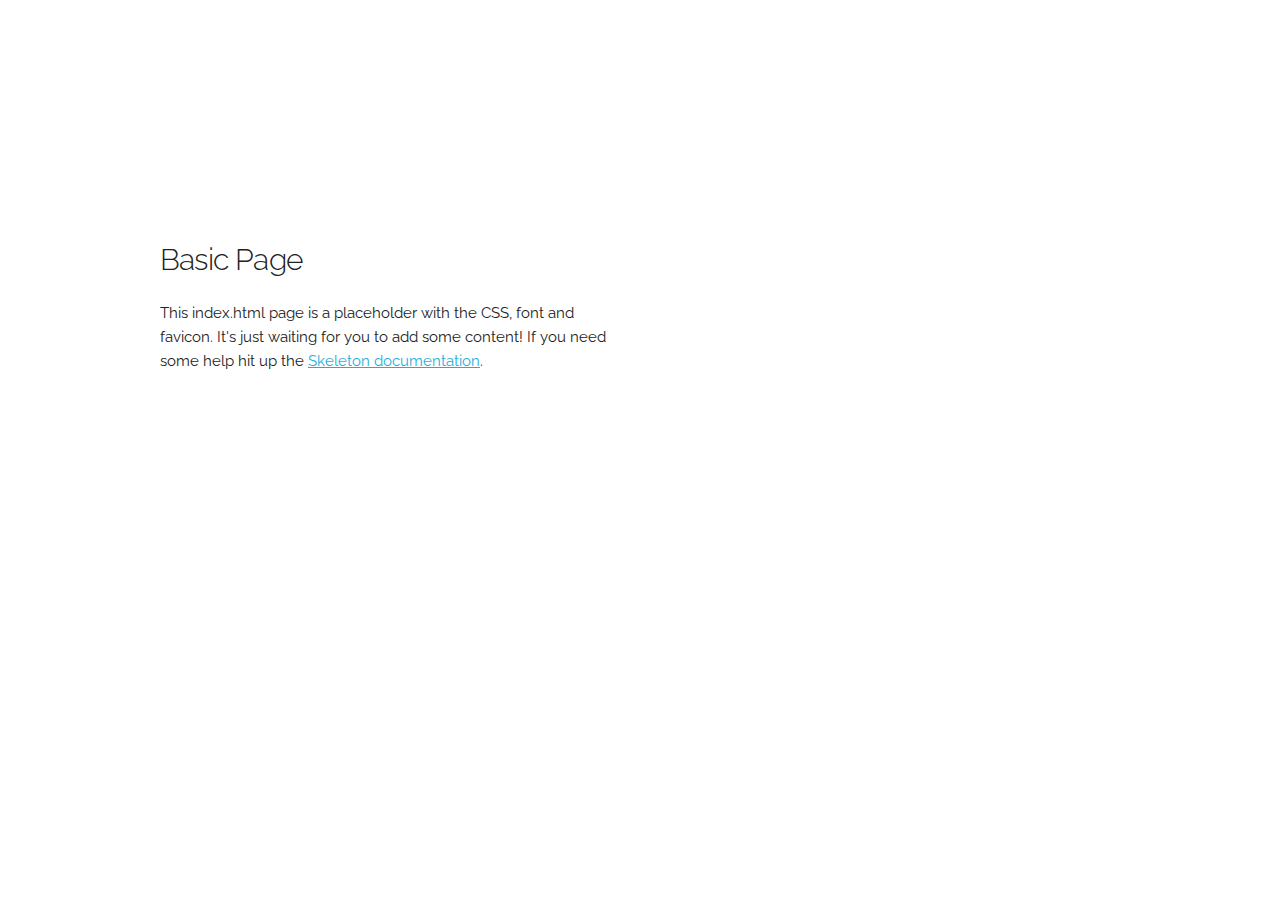
<file: css/Skeleton-2.0.4/index.html>
<!DOCTYPE html>
<html lang="en">
<head>

  <!-- Basic Page Needs
  –––––––––––––––––––––––––––––––––––––––––––––––––– -->
  <meta charset="utf-8">
  <title>Your page title here :)</title>
  <meta name="description" content="">
  <meta name="author" content="">

  <!-- Mobile Specific Metas
  –––––––––––––––––––––––––––––––––––––––––––––––––– -->
  <meta name="viewport" content="width=device-width, initial-scale=1">

  <!-- FONT
  –––––––––––––––––––––––––––––––––––––––––––––––––– -->
  <link href="//fonts.googleapis.com/css?family=Raleway:400,300,600" rel="stylesheet" type="text/css">

  <!-- CSS
  –––––––––––––––––––––––––––––––––––––––––––––––––– -->
  <link rel="stylesheet" href="css/normalize.css">
  <link rel="stylesheet" href="css/skeleton.css">

  <!-- Favicon
  –––––––––––––––––––––––––––––––––––––––––––––––––– -->
  <link rel="icon" type="image/png" href="images/favicon.png">

</head>
<body>

  <!-- Primary Page Layout
  –––––––––––––––––––––––––––––––––––––––––––––––––– -->
  <div class="container">
    <div class="row">
      <div class="one-half column" style="margin-top: 25%">
        <h4>Basic Page</h4>
        <p>This index.html page is a placeholder with the CSS, font and favicon. It's just waiting for you to add some content! If you need some help hit up the <a href="http://www.getskeleton.com">Skeleton documentation</a>.</p>
      </div>
    </div>
  </div>

<!-- End Document
  –––––––––––––––––––––––––––––––––––––––––––––––––– -->
</body>
</html>
</file>
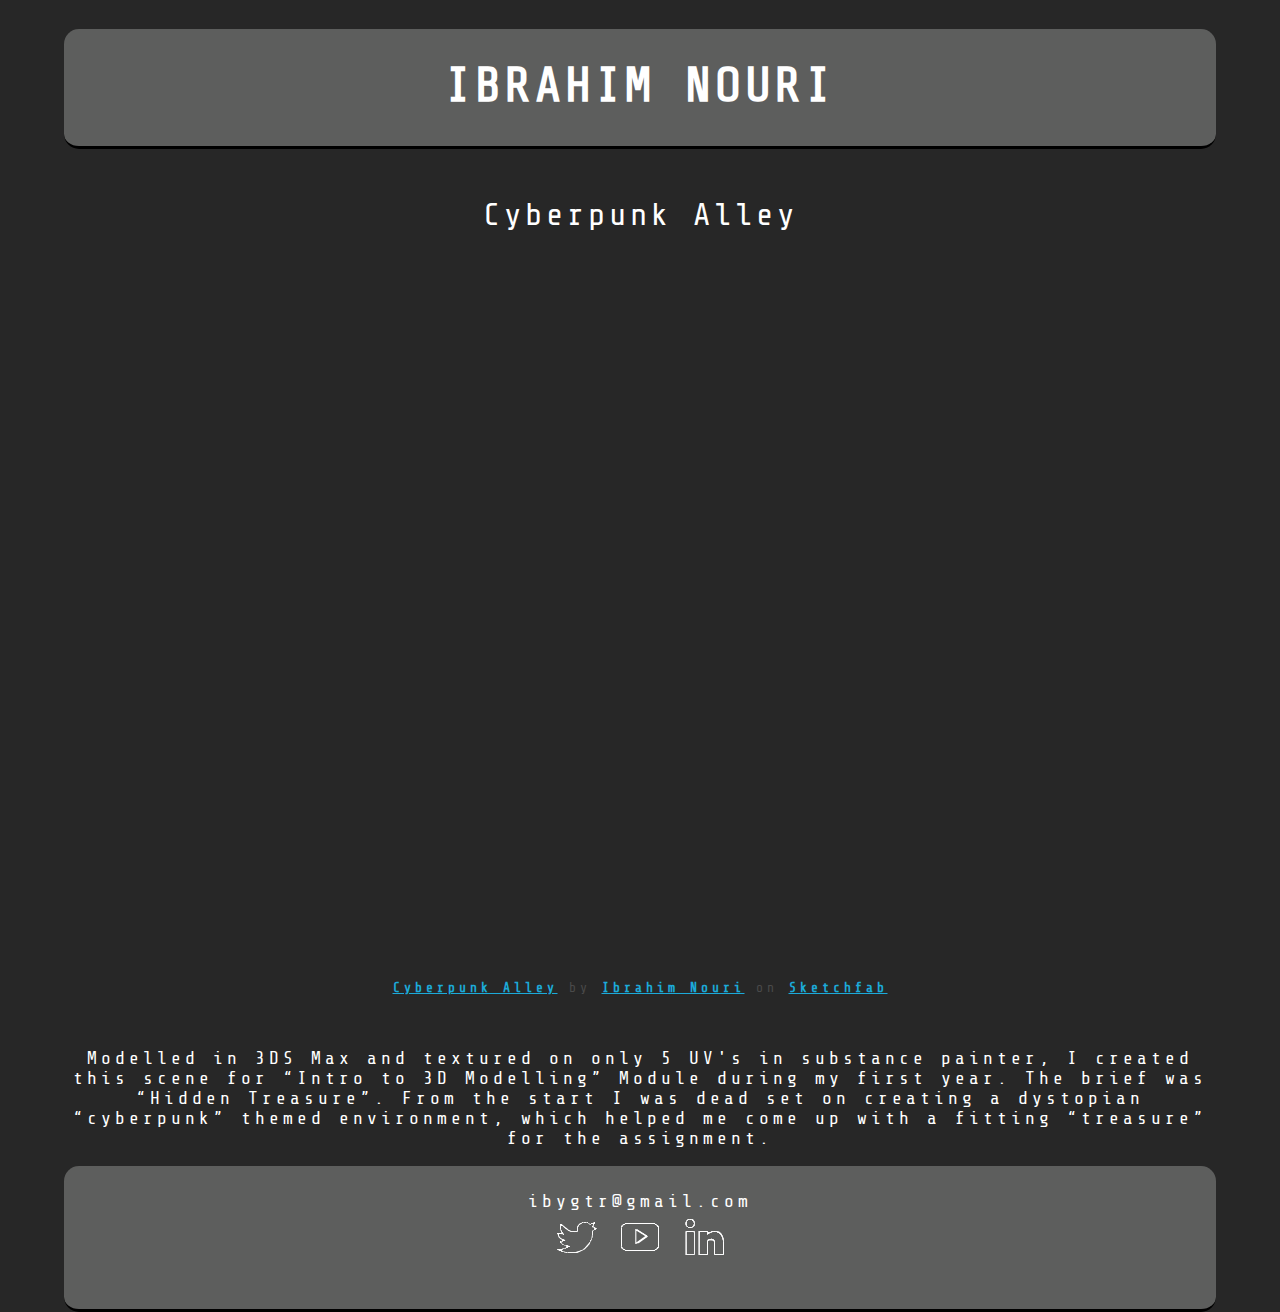
<file: alley.html>
<!doctype html>
<html>
<head>
<link href="https://fonts.googleapis.com/css?family=Share+Tech+Mono&display=swap" rel="stylesheet">
<meta charset="utf-8">
<meta http-equiv="X-UA-Compatible" content="IE=edge">
<meta name="viewport" content="width=device-width, initial-scale=1">
<title>Cyberpunk Alley</title>
<link href="css/simpleGridTemplate.css" rel="stylesheet" type="text/css">
<link href="css/imageResizer.css" rel="stylesheet" type="text/css">
<style type="text/css">
body {
	<!--background-color: #272727;-->
}
body,td,th {
	font-family: 'Share Tech Mono', monospace;
	font-style: normal;
	font-weight: 400;
	font-size: 18px;
}
</style>
<!--The following script tag downloads a font from the Adobe Edge Web Fonts server for use within the web page. We recommend that you do not modify it.-->
<script>var __adobewebfontsappname__="dreamweaver"</script>
<!--<script src="http://use.edgefonts.net/share-regular:n4:default.js" type="text/javascript"></script>-->

</head>
<body>
<!-- Main Container -->
<div class="container"> 
  <!-- Header -->
  <header class="header">
    <h4 class="logo"><a href="index.html" style="text-decoration:none"><font size = "+4" style="color: #FFFFFF">IBRAHIM NOURI</font></a></h4>
  </header>
  <!-- Hero Section -->
	<div class="column">
      <p><font size = "+3" class="hero_header">Cyberpunk Alley</font></p>
    </div>
  <section class="hero_header">
     <div class="sketchfab-embed-wrapper">
    <iframe title="A 3D model" width="75%" height="720" src="https://sketchfab.com/models/f84ac6b795e84c0d94d3411ec02ffb50/embed" frameborder="0" allow="autoplay; fullscreen; vr" mozallowfullscreen="true" webkitallowfullscreen="true"></iframe>

<p style="font-size: 13px; font-weight: normal; margin: 5px; color: #4A4A4A;">
    <a href="https://sketchfab.com/3d-models/cyberpunk-alley-f84ac6b795e84c0d94d3411ec02ffb50?utm_medium=embed&utm_source=website&utm_campaign=share-popup" target="_blank" style="font-weight: bold; color: #1CAAD9;">Cyberpunk Alley</a>
    by <a href="https://sketchfab.com/ibygtr?utm_medium=embed&utm_source=website&utm_campaign=share-popup" target="_blank" style="font-weight: bold; color: #1CAAD9;">Ibrahim Nouri</a>
    on <a href="https://sketchfab.com?utm_medium=embed&utm_source=website&utm_campaign=share-popup" target="_blank" style="font-weight: bold; color: #1CAAD9;">Sketchfab</a>
</p>
</div>
    <div class="column">
      <p><font size = "+1" class="hero_header">Modelled in 3DS Max and textured on only 5 UV's in substance painter, I created this scene for “Intro to 3D Modelling” Module during my first year. The brief was “Hidden Treasure”. From the start I was dead set on creating a dystopian “cyberpunk” themed environment, which helped me come up with a fitting “treasure” for the assignment.</font></p>
    </div>
  </section>
  <!-- Stats Gallery Section -->

  <!-- Footer Section -->
  <footer id="contact">
    <p class="hero_header">ibygtr@gmail.com</p>
    	<a href="https://twitter.com/ibynouri"><img src="images\Index\tl.png" alt="" width="54" height="54" class=""></a>
		<a href="https://www.youtube.com/channel/UCn9wmeyy3Or0uhLxrihJpBQ"><img src="images\Index\yl.png" alt="" width="54" height="54" class=""></a>
		<a href="https://www.linkedin.com/in/ibrahim-nouri/"><img src="images\Index\ll.png" alt="" width="54" height="54" class=""></a>
  </footer>
  <!-- Copyrights Section -->
  <!-- //<div class="copyright">&copy;2019 - <strong>Ibrahim Nouri</strong></div> -->
</div>
<!-- Main Container Ends -->
</body>
</html>
</file>
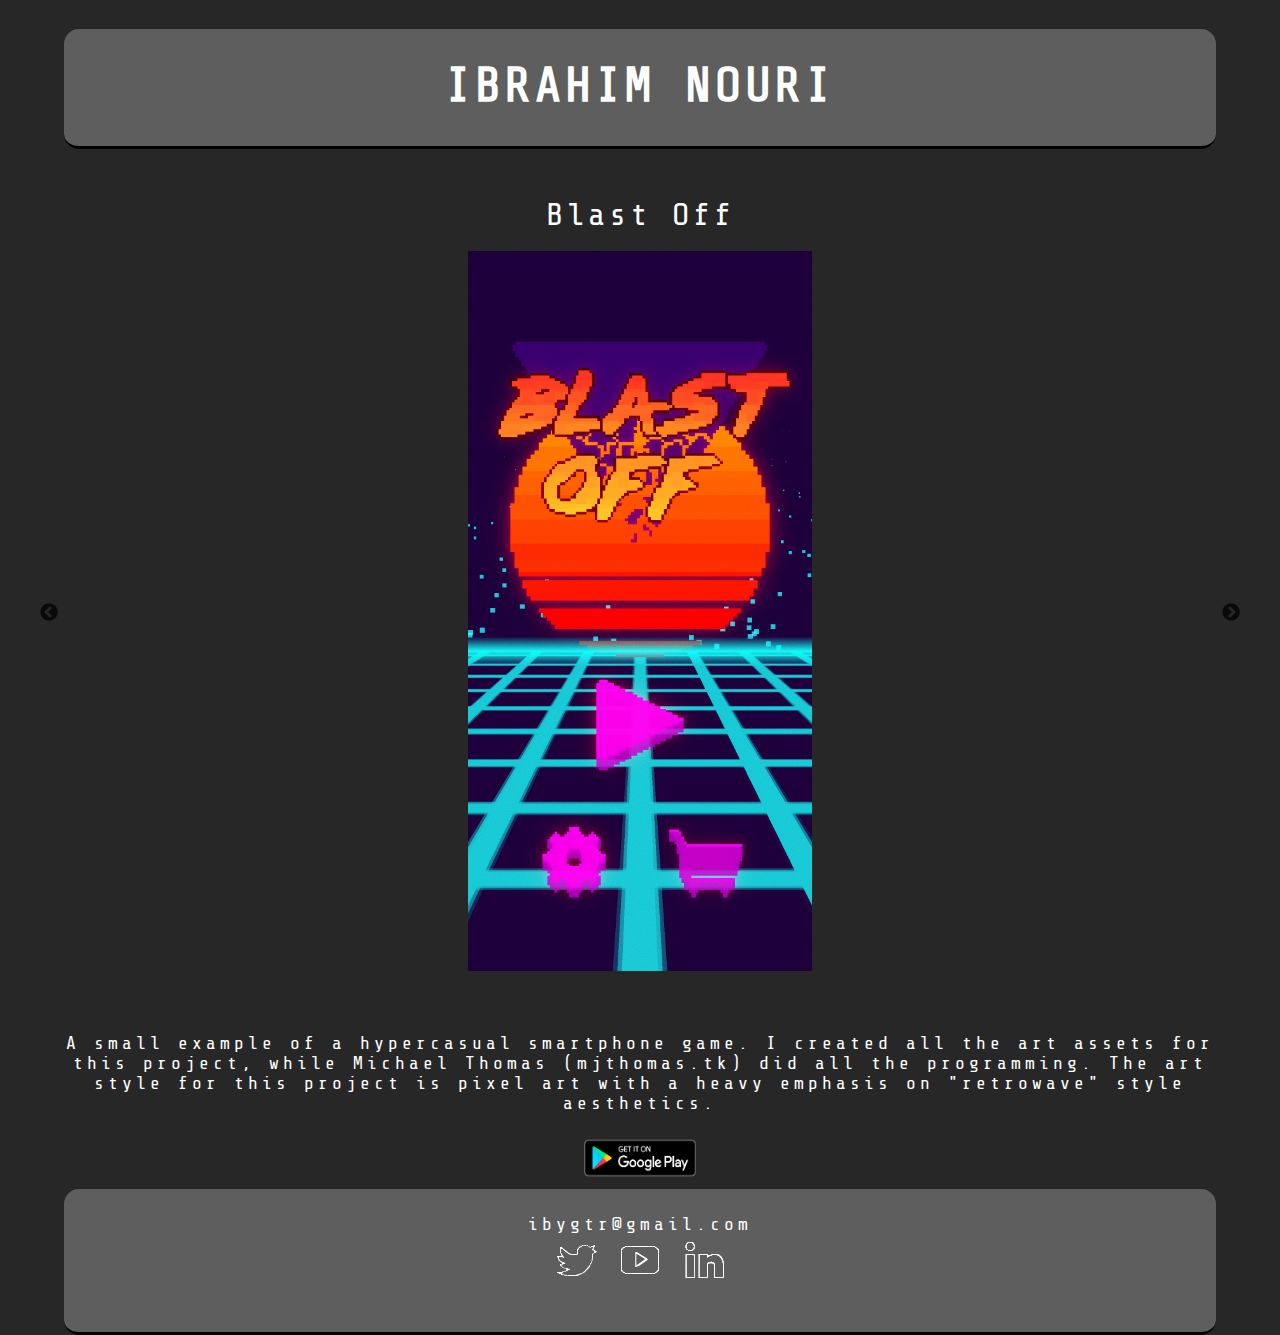
<file: blast.html>
<!doctype html>
<html>
<head>
<link href="https://fonts.googleapis.com/css?family=Share+Tech+Mono&display=swap" rel="stylesheet">
<meta charset="utf-8">
<meta http-equiv="X-UA-Compatible" content="IE=edge">
<meta name="viewport" content="width=device-width, initial-scale=1">
<title>Blast Off</title>
<link href="css/simpleGridTemplate.css" rel="stylesheet" type="text/css">
<link href="css/imageResizer.css" rel="stylesheet" type="text/css">
<link rel="stylesheet" type="text/css" href="slick-1.8.1/slick/slick.css"/>
<link rel="stylesheet" type="text/css" href="slick-1.8.1/slick/slick-theme.css"/>
<style type="text/css">
body {
	<!--background-color: #272727;-->
}
body,td,th {
	font-family: 'Share Tech Mono', monospace;
	font-style: normal;
	font-weight: 400;
	font-size: 18px;
}
	    * {
      box-sizing: border-box;
    }
    .slider {
        width: 100%;
        margin: 10px auto;
    }
    .slick-slide {
      margin: 0px 20px;
    }
    .slick-slide img {
      width: 100%;
    }
    .slick-prev:before,
    .slick-next:before {
      color: black;
    }
    .slick-slide {
      transition: all ease-in-out .3s;
      opacity: .2;
    }
    
    .slick-active {
      opacity: .5;
    }
    .slick-current {
      opacity: 1;
    }
</style>
<!--The following script tag downloads a font from the Adobe Edge Web Fonts server for use within the web page. We recommend that you do not modify it.-->
<script>var __adobewebfontsappname__="dreamweaver"</script>
<!--<script src="http://use.edgefonts.net/share-regular:n4:default.js" type="text/javascript"></script>-->

</head>
<body>
<!-- Main Container -->
<div class="container"> 
  <!-- Header -->
  <header class="header">
    <h4 class="logo"><a href="index.html" style="text-decoration:none"><font size = "+4" style="color: #FFFFFF">IBRAHIM NOURI</font></a></h4>
  </header>
  <!-- Hero Section -->
	<div class="column">
      <p><font size = "+3" class="hero_header">Blast Off</font></p>
    </div>
	  <section class="lazy slider" data-sizes="50vw">
    <div>
      <img data-lazy="images/BO/BO_01.jpg" data-sizes="100vw"class="slider-image">
    </div>
    <div>
      <img data-lazy="images/BO/BO_02.jpg" data-sizes="100vw"class="slider-image">
    </div>
	    <div>
      <img data-lazy="images/BO/BO_03.jpg" data-sizes="100vw"class="slider-image">
    </div>
	    <div>
      <img data-lazy="images/BO/BO_04.jpg" data-sizes="100vw"class="slider-image">
    </div>
	    <div>
      <img data-lazy="images/BO/BO_05.jpg" data-sizes="100vw"class="slider-image">
    </div>
	    <div>
      <img data-lazy="images/BO/BO_06.jpg" data-sizes="100vw"class="slider-image">
    </div>
	   
  </section>
		<div class="column">
      <p><font size = "+1" class="hero_header">A small example of a hypercasual smartphone game. I created all the art assets for this project, while Michael Thomas (mjthomas.tk) did all the programming. The art style for this project is pixel art with a heavy emphasis on "retrowave" style aesthetics.</font></p>
	<a href="https://play.google.com/store/apps/details?id=com.JustTableSalt.BlastOff&hl=en_GB"><img src="images\Index\ps_logo.png" alt="" width="128" height="54" class=""></a>
    </div>	
  </section>
  <!-- Stats Gallery Section -->

  <!-- Footer Section -->
  <footer id="contact">
    <p class="hero_header">ibygtr@gmail.com</p>
    	<a href="https://twitter.com/ibynouri"><img src="images\Index\tl.png" alt="" width="54" height="54" class=""></a>
		<a href="https://www.youtube.com/channel/UCn9wmeyy3Or0uhLxrihJpBQ"><img src="images\Index\yl.png" alt="" width="54" height="54" class=""></a>
		<a href="https://www.linkedin.com/in/ibrahim-nouri/"><img src="images\Index\ll.png" alt="" width="54" height="54" class=""></a>
  </footer>
  <!-- Copyrights Section -->
  <!-- //<div class="copyright">&copy;2019 - <strong>Ibrahim Nouri</strong></div> -->
</div>
<!-- Main Container Ends -->

<script src="https://code.jquery.com/jquery-2.2.0.min.js" type="text/javascript"></script>
  <script src="./slick-1.8.1/slick/slick.js" type="text/javascript" charset="utf-8"></script>
  <script type="text/javascript">
    $(document).on('ready', function() {
      $(".vertical-center-4").slick({
        dots: true,
        vertical: true,
        centerMode: true,
        slidesToShow: 4,
        slidesToScroll: 2
      });
      $(".vertical-center-3").slick({
        dots: true,
        vertical: true,
        centerMode: true,
        slidesToShow: 4,
        slidesToScroll: 4
      });
      $(".vertical-center-2").slick({
        dots: true,
        vertical: true,
        centerMode: true,
        slidesToShow: 2,
        slidesToScroll: 2
      });
      $(".vertical-center").slick({
        dots: true,
        vertical: true,
        centerMode: true,
      });
      $(".vertical").slick({
        dots: true,
        vertical: true,
        slidesToShow: 4,
        slidesToScroll: 4
      });
      $(".regular").slick({
        dots: true,
        infinite: true,
        slidesToShow: 4,
        slidesToScroll: 4
      });
      $(".center").slick({
        dots: true,
        infinite: true,
        centerMode: true,
        slidesToShow: 5,
        slidesToScroll: 4
      });
      $(".variable").slick({
        dots: true,
        infinite: true,
        variableWidth: true
      });
      $(".lazy").slick({
        lazyLoad: 'ondemand', // ondemand progressive anticipated
        infinite: true
      });
    });
</script>
</body>
</html>
</file>
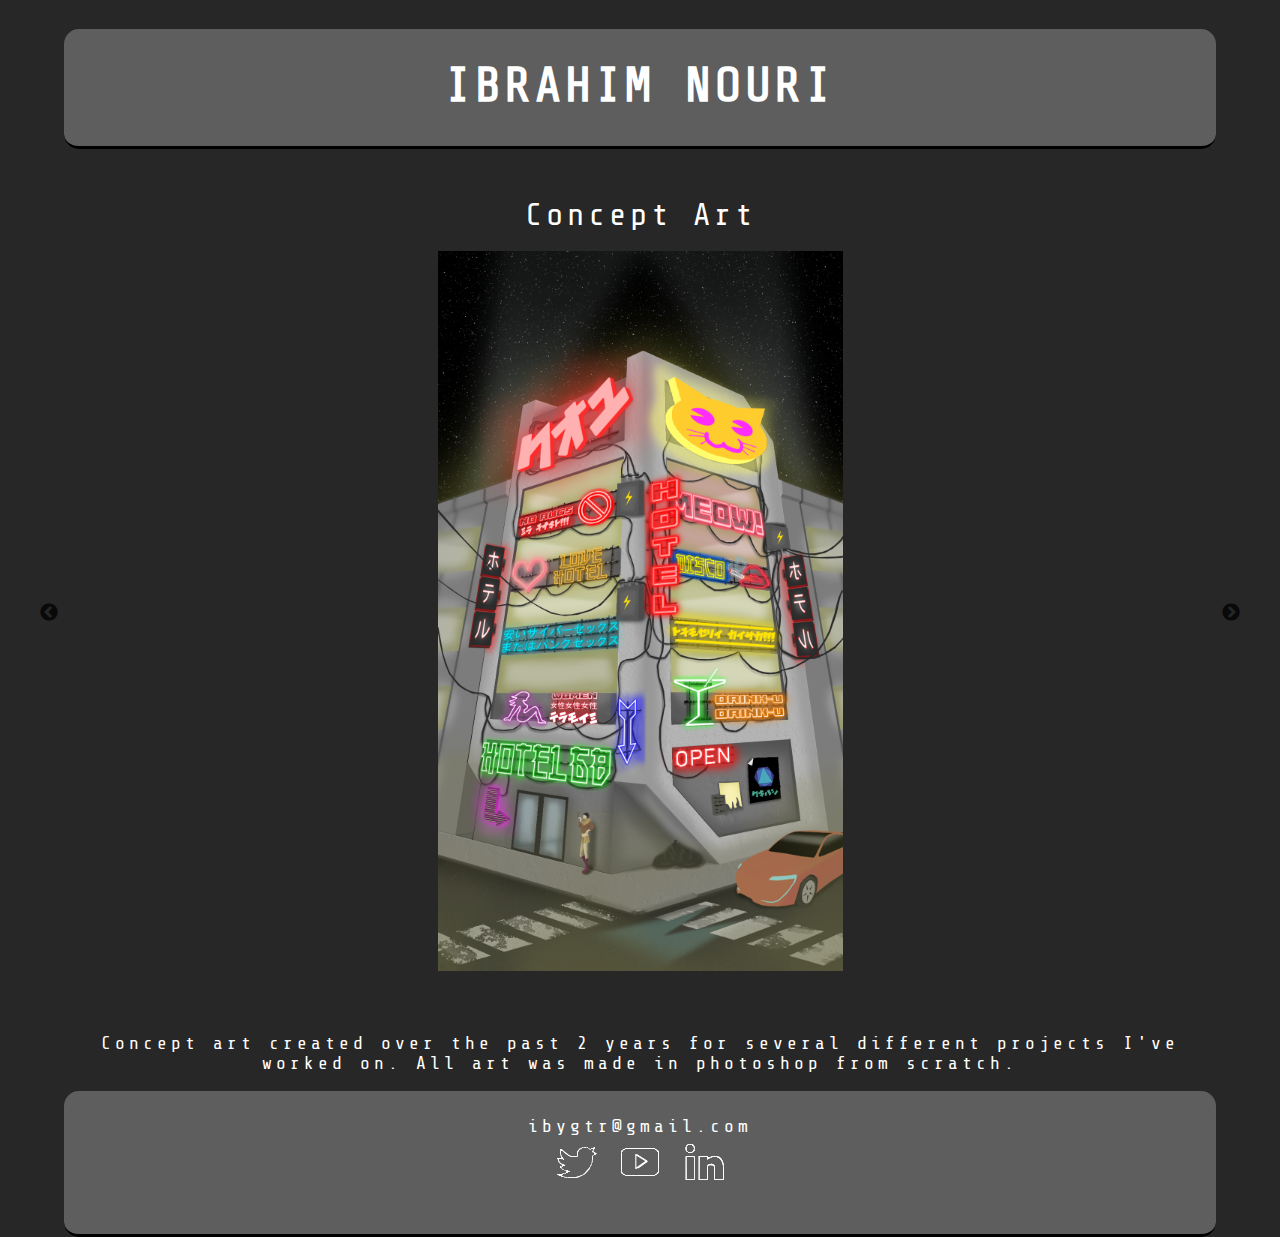
<file: concept.html>
<!doctype html>
<html>
<head>
<link href="https://fonts.googleapis.com/css?family=Share+Tech+Mono&display=swap" rel="stylesheet">
<meta charset="utf-8">
<meta http-equiv="X-UA-Compatible" content="IE=edge">
<meta name="viewport" content="width=device-width, initial-scale=1">
<title>Concept Art</title>
<link href="css/simpleGridTemplate.css" rel="stylesheet" type="text/css">
<link href="css/imageResizer.css" rel="stylesheet" type="text/css">
<link rel="stylesheet" type="text/css" href="slick-1.8.1/slick/slick.css"/>
<link rel="stylesheet" type="text/css" href="slick-1.8.1/slick/slick-theme.css"/>
<style type="text/css">
body {
	<!--background-color: #272727;-->
}
body,td,th {
	font-family: 'Share Tech Mono', monospace;
	font-style: normal;
	font-weight: 400;
	font-size: 18px;
}
	    * {
      box-sizing: border-box;
    }
    .slider {
        width: 100%;
        margin: 10px auto;
    }
    .slick-slide {
      margin: 0px 20px;
    }
    .slick-slide img {
      width: 100%;
    }
    .slick-prev:before,
    .slick-next:before {
      color: black;
    }
    .slick-slide {
      transition: all ease-in-out .3s;
      opacity: .2;
    }
    
    .slick-active {
      opacity: .5;
    }
    .slick-current {
      opacity: 1;
    }
	
</style>
<!--The following script tag downloads a font from the Adobe Edge Web Fonts server for use within the web page. We recommend that you do not modify it.-->
<script>var __adobewebfontsappname__="dreamweaver"</script>
<!--<script src="http://use.edgefonts.net/share-regular:n4:default.js" type="text/javascript"></script>-->

</head>
<body>
<!-- Main Container -->
<div class="container"> 
  <!-- Header -->
  <header class="header">
    <h4 class="logo"><a href="index.html" style="text-decoration:none"><font size = "+4" style="color: #FFFFFF">IBRAHIM NOURI</font></a></h4>
  </header>
  <!-- Hero Section -->
	<div class="column">
      <p><font size = "+3" class="hero_header">Concept Art</font></p>
    </div>
	  <section class="lazy slider" data-sizes="50vw">
    <div>
      <img data-lazy="images/2D/2D_01.png" data-sizes="100vw"class="slider-image">
    </div>
   <div>
      <img data-lazy="images/2D/2D_02.png" data-sizes="100vw"class="slider-image">
    </div>
		     <div>
      <img data-lazy="images/2D/2D_03.png" data-sizes="100vw"class="slider-image">
    </div>
	      <div>
      <img data-lazy="images/2D/2D_04.png" data-sizes="100vw"class="slider-image">
    </div>
		     <div>
      <img data-lazy="images/2D/2D_05.png" data-sizes="100vw"class="slider-image">
    </div>
		  
  </section>
		<div class="column">
      <p><font size = "+1" class="hero_header">Concept art created over the past 2 years for several different projects I've worked on. All art was made in photoshop from scratch.</font></p>
    </div>	
  </section>
  <!-- Stats Gallery Section -->

  <!-- Footer Section -->
  <footer id="contact">
    <p class="hero_header">ibygtr@gmail.com</p>
    	<a href="https://twitter.com/ibynouri"><img src="images\Index\tl.png" alt="" width="54" height="54" class=""></a>
		<a href="https://www.youtube.com/channel/UCn9wmeyy3Or0uhLxrihJpBQ"><img src="images\Index\yl.png" alt="" width="54" height="54" class=""></a>
		<a href="https://www.linkedin.com/in/ibrahim-nouri/"><img src="images\Index\ll.png" alt="" width="54" height="54" class=""></a>
  </footer>
  <!-- Copyrights Section -->
  <!-- //<div class="copyright">&copy;2019 - <strong>Ibrahim Nouri</strong></div> -->
</div>
<!-- Main Container Ends -->

<script src="https://code.jquery.com/jquery-2.2.0.min.js" type="text/javascript"></script>
  <script src="./slick-1.8.1/slick/slick.js" type="text/javascript" charset="utf-8"></script>
  <script type="text/javascript">
    $(document).on('ready', function() {
      $(".vertical-center-4").slick({
        dots: true,
        vertical: true,
        centerMode: true,
        slidesToShow: 4,
        slidesToScroll: 2
      });
      $(".vertical-center-3").slick({
        dots: true,
        vertical: true,
        centerMode: true,
        slidesToShow: 4,
        slidesToScroll: 4
      });
      $(".vertical-center-2").slick({
        dots: true,
        vertical: true,
        centerMode: true,
        slidesToShow: 2,
        slidesToScroll: 2
      });
      $(".vertical-center").slick({
        dots: true,
        vertical: true,
        centerMode: true,
      });
      $(".vertical").slick({
        dots: true,
        vertical: true,
        slidesToShow: 4,
        slidesToScroll: 4
      });
      $(".regular").slick({
        dots: true,
        infinite: true,
        slidesToShow: 4,
        slidesToScroll: 4
      });
      $(".center").slick({
        dots: true,
        infinite: true,
        centerMode: true,
        slidesToShow: 5,
        slidesToScroll: 4
      });
      $(".variable").slick({
        dots: true,
        infinite: true,
        variableWidth: true
      });
      $(".lazy").slick({
        lazyLoad: 'ondemand', // ondemand progressive anticipated
        infinite: true
      });
    });
</script>
</body>
</html>
</file>
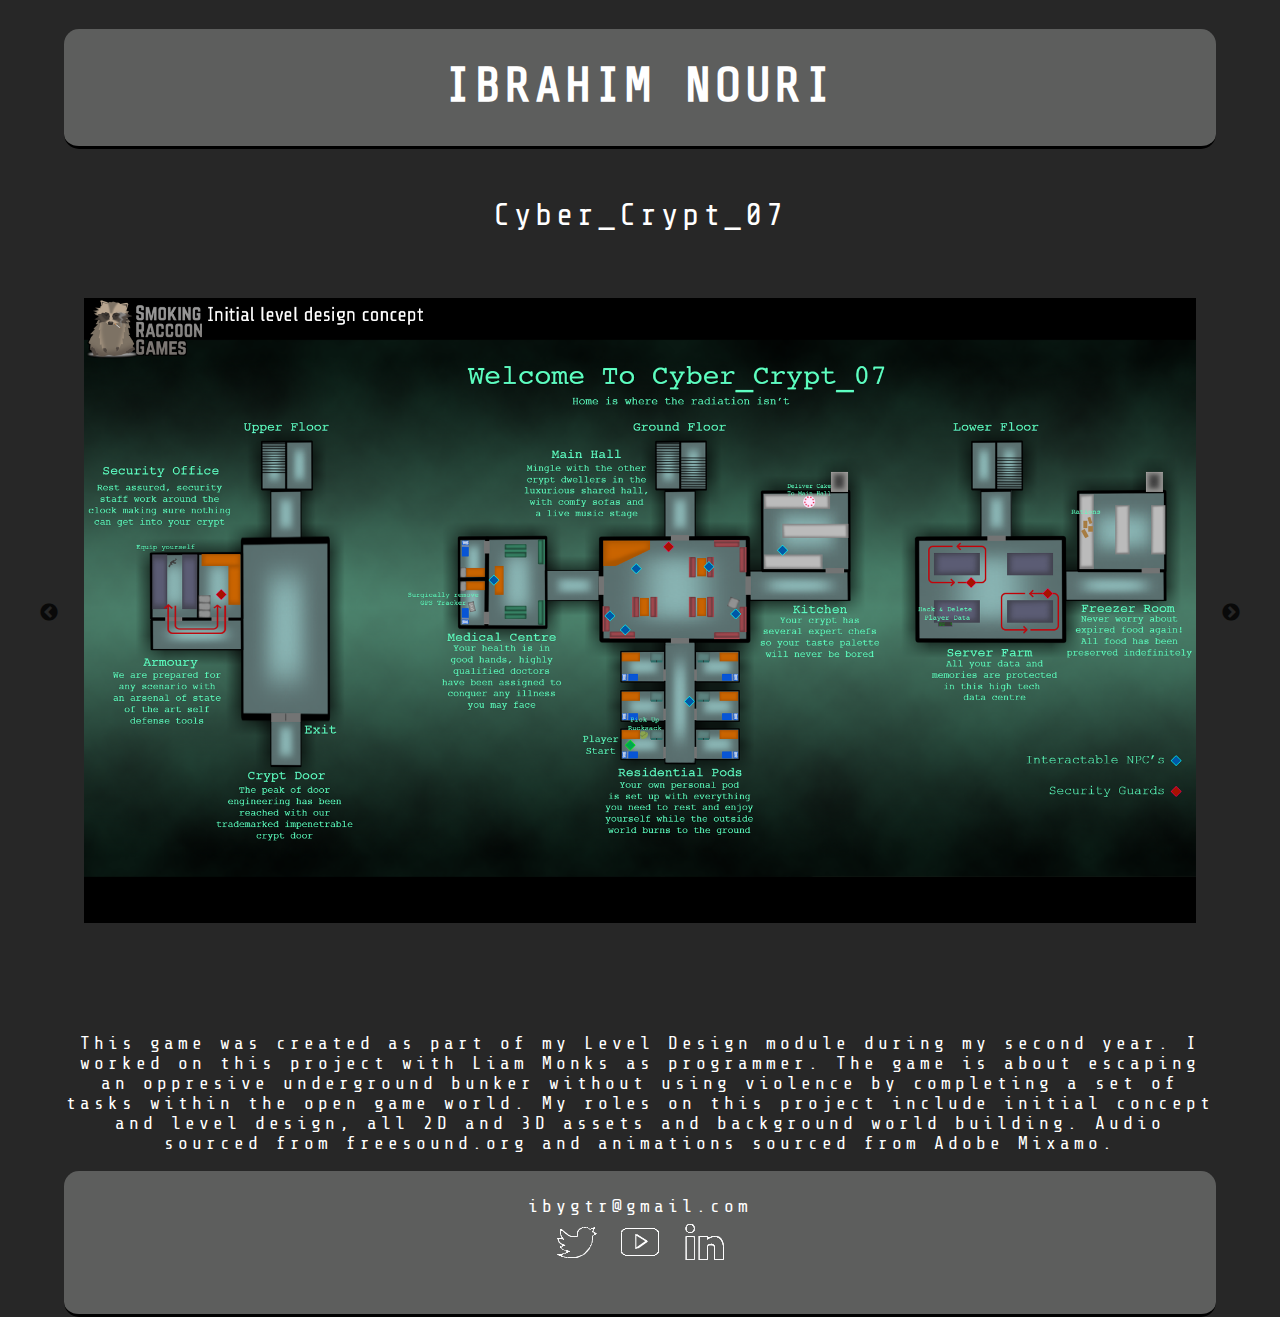
<file: crypt.html>
<!doctype html>
<html>
<head>
<link href="https://fonts.googleapis.com/css?family=Share+Tech+Mono&display=swap" rel="stylesheet">
<meta charset="utf-8">
<meta http-equiv="X-UA-Compatible" content="IE=edge">
<meta name="viewport" content="width=device-width, initial-scale=1">
<title>Cyber_Crypt_07</title>
<link href="css/simpleGridTemplate.css" rel="stylesheet" type="text/css">
<link href="css/imageResizer.css" rel="stylesheet" type="text/css">
<link rel="stylesheet" type="text/css" href="slick-1.8.1/slick/slick.css"/>
<link rel="stylesheet" type="text/css" href="slick-1.8.1/slick/slick-theme.css"/>
<style type="text/css">
body {
	<!--background-color: #272727;-->
}
body,td,th {
	font-family: 'Share Tech Mono', monospace;
	font-style: normal;
	font-weight: 400;
	font-size: 18px;
}
	    * {
      box-sizing: border-box;
    }
    .slider {
        width: 100%;
        margin: 10px auto;
    }
    .slick-slide {
      margin: 0px 20px;
    }
    .slick-slide img {
      width: 100%;
    }
    .slick-prev:before,
    .slick-next:before {
      color: black;
    }
    .slick-slide {
      transition: all ease-in-out .3s;
      opacity: .2;
    }
    
    .slick-active {
      opacity: .5;
    }
    .slick-current {
      opacity: 1;
    }
</style>
<!--The following script tag downloads a font from the Adobe Edge Web Fonts server for use within the web page. We recommend that you do not modify it.-->
<script>var __adobewebfontsappname__="dreamweaver"</script>
<!--<script src="http://use.edgefonts.net/share-regular:n4:default.js" type="text/javascript"></script>-->

</head>
<body>
<!-- Main Container -->
<div class="container"> 
  <!-- Header -->
  <header class="header">
    <h4 class="logo"><a href="index.html" style="text-decoration:none"><font size = "+4" style="color: #FFFFFF">IBRAHIM NOURI</font></a></h4>
  </header>
  <!-- Hero Section -->
	<div class="column">
      <p><font size = "+3" class="hero_header">Cyber_Crypt_07</font></p>
    </div>
	  <section class="lazy slider" data-sizes="50vw">
    <div>
      <img data-lazy="images/CC/CC_07_01.png" data-sizes="100vw"class="slider-image">
    </div>
    <div>
      <img data-lazy="images/CC/CC_07_02.png" data-sizes="100vw"class="slider-image">
    </div>
    <div>
      <img data-lazy="images/CC/CC_07_03.png" data-sizes="100vw"class="slider-image">
	</div>
	    <div>
      <img data-lazy="images/CC/CC_07_04.png" data-sizes="100vw"class="slider-image">
	</div>
	    <div>
      <img data-lazy="images/CC/CC_07_05.png" data-sizes="100vw"class="slider-image">
	</div>
	    <div>
      <img data-lazy="images/CC/CC_07_06.png" data-sizes="100vw"class="slider-image">
	</div>

  </section>
		<div class="column">
      <p><font size = "+1" class="hero_header">This game was created as part of my Level Design module during my second year. I worked on this project with Liam Monks as programmer. The game is about escaping an oppresive underground bunker without using violence by completing a set of tasks within the open game world.

My roles on this project include initial concept and level design, all 2D and 3D assets and background world building. Audio sourced from freesound.org and animations sourced from Adobe Mixamo.</font></p>
    </div>	
  </section>
  <!-- Stats Gallery Section -->

  <!-- Footer Section -->
  <footer id="contact">
    <p class="hero_header">ibygtr@gmail.com</p>
    	<a href="https://twitter.com/ibynouri"><img src="images\Index\tl.png" alt="" width="54" height="54" class=""></a>
		<a href="https://www.youtube.com/channel/UCn9wmeyy3Or0uhLxrihJpBQ"><img src="images\Index\yl.png" alt="" width="54" height="54" class=""></a>
		<a href="https://www.linkedin.com/in/ibrahim-nouri/"><img src="images\Index\ll.png" alt="" width="54" height="54" class=""></a>
  </footer>
  <!-- Copyrights Section -->
  <!-- //<div class="copyright">&copy;2019 - <strong>Ibrahim Nouri</strong></div> -->
</div>
<!-- Main Container Ends -->

<script src="https://code.jquery.com/jquery-2.2.0.min.js" type="text/javascript"></script>
  <script src="./slick-1.8.1/slick/slick.js" type="text/javascript" charset="utf-8"></script>
  <script type="text/javascript">
    $(document).on('ready', function() {
      $(".vertical-center-4").slick({
        dots: true,
        vertical: true,
        centerMode: true,
        slidesToShow: 4,
        slidesToScroll: 2
      });
      $(".vertical-center-3").slick({
        dots: true,
        vertical: true,
        centerMode: true,
        slidesToShow: 4,
        slidesToScroll: 4
      });
      $(".vertical-center-2").slick({
        dots: true,
        vertical: true,
        centerMode: true,
        slidesToShow: 2,
        slidesToScroll: 2
      });
      $(".vertical-center").slick({
        dots: true,
        vertical: true,
        centerMode: true,
      });
      $(".vertical").slick({
        dots: true,
        vertical: true,
        slidesToShow: 4,
        slidesToScroll: 4
      });
      $(".regular").slick({
        dots: true,
        infinite: true,
        slidesToShow: 4,
        slidesToScroll: 4
      });
      $(".center").slick({
        dots: true,
        infinite: true,
        centerMode: true,
        slidesToShow: 5,
        slidesToScroll: 4
      });
      $(".variable").slick({
        dots: true,
        infinite: true,
        variableWidth: true
      });
      $(".lazy").slick({
        lazyLoad: 'ondemand', // ondemand progressive anticipated
        infinite: true
      });
    });
</script>
</body>
</html>
</file>
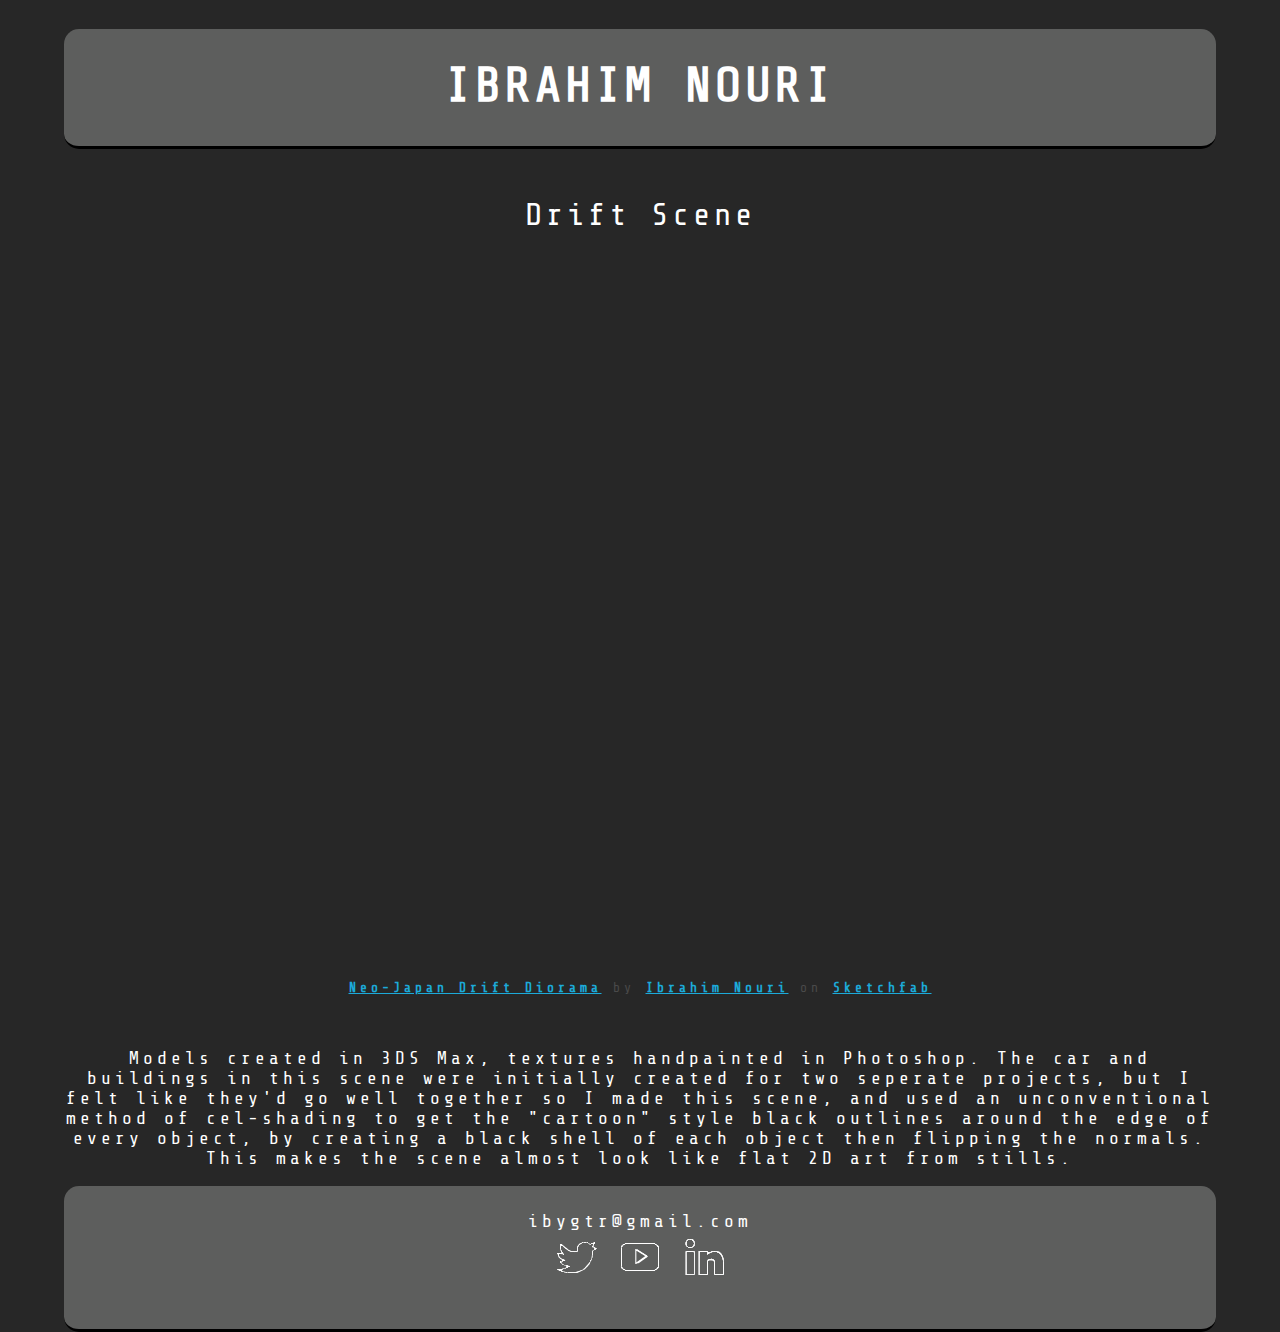
<file: drift.html>
<!doctype html>
<html>
<head>
<link href="https://fonts.googleapis.com/css?family=Share+Tech+Mono&display=swap" rel="stylesheet">
<meta charset="utf-8">
<meta http-equiv="X-UA-Compatible" content="IE=edge">
<meta name="viewport" content="width=device-width, initial-scale=1">
<title>Drift Scene</title>
<link href="css/simpleGridTemplate.css" rel="stylesheet" type="text/css">
<link href="css/imageResizer.css" rel="stylesheet" type="text/css">
<style type="text/css">
body {
	<!--background-color: #272727;-->
}
body,td,th {
	font-family: 'Share Tech Mono', monospace;
	font-style: normal;
	font-weight: 400;
	font-size: 18px;
}
</style>
<!--The following script tag downloads a font from the Adobe Edge Web Fonts server for use within the web page. We recommend that you do not modify it.-->
<script>var __adobewebfontsappname__="dreamweaver"</script>
<!--<script src="http://use.edgefonts.net/share-regular:n4:default.js" type="text/javascript"></script>-->

</head>
<body>
<!-- Main Container -->
<div class="container"> 
  <!-- Header -->
  <header class="header">
    <h4 class="logo"><a href="index.html" style="text-decoration:none"><font size = "+4" style="color: #FFFFFF">IBRAHIM NOURI</font></a></h4>
  </header>
  <!-- Hero Section -->
	<div class="column">
      <p><font size = "+3" class="hero_header">Drift Scene</font></p>
    </div>
  <section class="hero_header">
      <div class="sketchfab-embed-wrapper">
    <iframe src="https://sketchfab.com/models/c5c7d7a9411d4e49b6c164a432faf4e8/embed" width="75%" height="720" frameborder="0" class="sketchfab" title="A 3D model" allow="autoplay; fullscreen; vr" mozallowfullscreen="true" webkitallowfullscreen="true"></iframe>

<p style="font-size: 13px; font-weight: normal; margin: 5px; color: #4A4A4A;">
    <a href="https://sketchfab.com/3d-models/neo-japan-drift-diorama-c5c7d7a9411d4e49b6c164a432faf4e8?utm_medium=embed&utm_source=website&utm_campaign=share-popup" target="_blank" style="font-weight: bold; color: #1CAAD9;">Neo-Japan Drift Diorama</a>
    by <a href="https://sketchfab.com/ibygtr?utm_medium=embed&utm_source=website&utm_campaign=share-popup" target="_blank" style="font-weight: bold; color: #1CAAD9;">Ibrahim Nouri</a>
    on <a href="https://sketchfab.com?utm_medium=embed&utm_source=website&utm_campaign=share-popup" target="_blank" style="font-weight: bold; color: #1CAAD9;">Sketchfab</a>
</p>
</div>
    <div class="column">
      <p><font size = "+1" class="hero_header">Models created in 3DS Max, textures handpainted in Photoshop. The car and buildings in this scene were initially created for two seperate projects, but I felt like they'd go well together so I made this scene, and used an unconventional method of cel-shading to get the "cartoon" style black outlines around the edge of every object, by creating a black shell of each object then flipping the normals. This makes the scene almost look like flat 2D art from stills. </font></p>
    </div>
  </section>
  <!-- Stats Gallery Section -->

  <!-- Footer Section -->
  <footer id="contact">
    <p class="hero_header">ibygtr@gmail.com</p>
    	<a href="https://twitter.com/ibynouri"><img src="images\Index\tl.png" alt="" width="54" height="54" class=""></a>
		<a href="https://www.youtube.com/channel/UCn9wmeyy3Or0uhLxrihJpBQ"><img src="images\Index\yl.png" alt="" width="54" height="54" class=""></a>
		<a href="https://www.linkedin.com/in/ibrahim-nouri/"><img src="images\Index\ll.png" alt="" width="54" height="54" class=""></a>
  </footer>
  <!-- Copyrights Section -->
  <!-- //<div class="copyright">&copy;2019 - <strong>Ibrahim Nouri</strong></div> -->
</div>
<!-- Main Container Ends -->
</body>
</html>
</file>
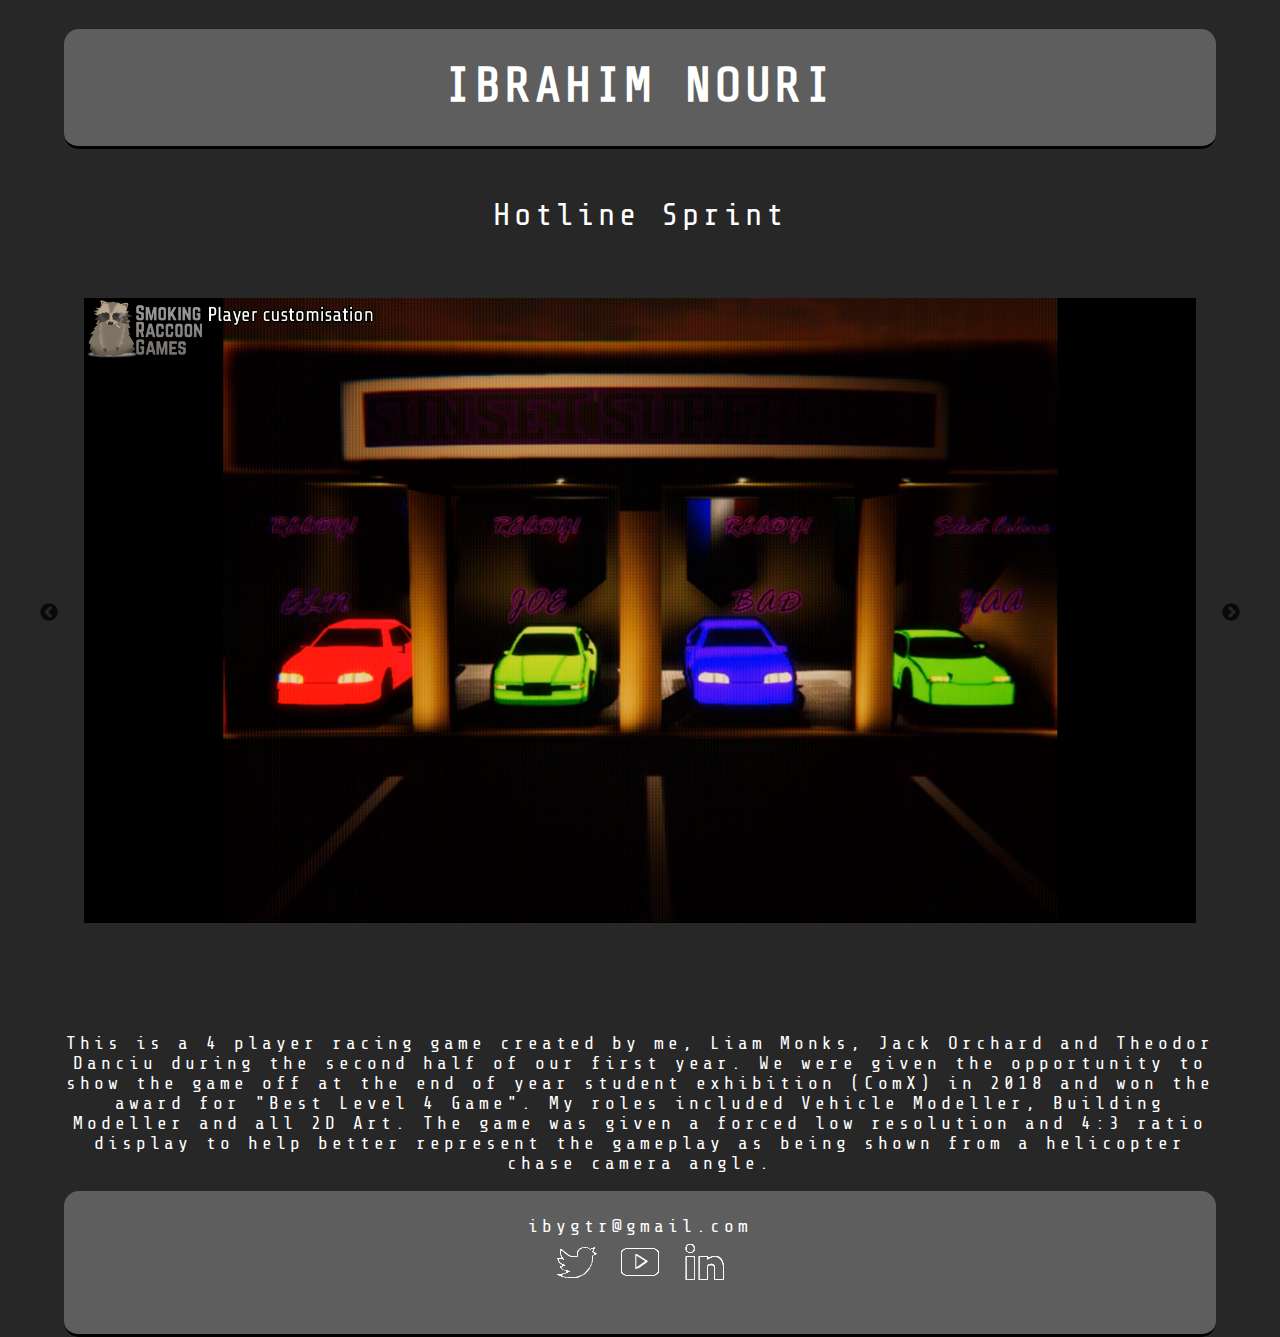
<file: hotline.html>
<!doctype html>
<html>
<head>
<link href="https://fonts.googleapis.com/css?family=Share+Tech+Mono&display=swap" rel="stylesheet">
<meta charset="utf-8">
<meta http-equiv="X-UA-Compatible" content="IE=edge">
<meta name="viewport" content="width=device-width, initial-scale=1">
<title>Hotline Sprint</title>
<link href="css/simpleGridTemplate.css" rel="stylesheet" type="text/css">
<link href="css/imageResizer.css" rel="stylesheet" type="text/css">
<link rel="stylesheet" type="text/css" href="slick-1.8.1/slick/slick.css"/>
<link rel="stylesheet" type="text/css" href="slick-1.8.1/slick/slick-theme.css"/>
<style type="text/css">
body {
	<!--background-color: #272727;-->
}
body,td,th {
	font-family: 'Share Tech Mono', monospace;
	font-style: normal;
	font-weight: 400;
	font-size: 18px;
}
	    * {
      box-sizing: border-box;
    }
    .slider {
        width: 100%;
        margin: 10px auto;
    }
    .slick-slide {
      margin: 0px 20px;
    }
    .slick-slide img {
      width: 100%;
    }
    .slick-prev:before,
    .slick-next:before {
      color: black;
    }
    .slick-slide {
      transition: all ease-in-out .3s;
      opacity: .2;
    }
    
    .slick-active {
      opacity: .5;
    }
    .slick-current {
      opacity: 1;
    }
</style>
<!--The following script tag downloads a font from the Adobe Edge Web Fonts server for use within the web page. We recommend that you do not modify it.-->
<script>var __adobewebfontsappname__="dreamweaver"</script>
<!--<script src="http://use.edgefonts.net/share-regular:n4:default.js" type="text/javascript"></script>-->

</head>
<body>
<!-- Main Container -->
<div class="container"> 
  <!-- Header -->
  <header class="header">
    <h4 class="logo"><a href="index.html" style="text-decoration:none"><font size = "+4" style="color: #FFFFFF">IBRAHIM NOURI</font></a></h4>
  </header>
  <!-- Hero Section -->
	<div class="column">
      <p><font size = "+3" class="hero_header">Hotline Sprint</font></p>
    </div>
	  <section class="lazy slider" data-sizes="50vw">
    <div>
      <img data-lazy="images/HS/HS_01.png" data-sizes="100vw"class="slider-image">
    </div>
    <div>
      <img data-lazy="images/HS/HS_02.png" data-sizes="100vw"class="slider-image">
    </div>
    <div>
      <img data-lazy="images/HS/HS_03.png" data-sizes="100vw"class="slider-image">
	</div>
	    <div>
      <img data-lazy="images/HS/HS_04.png" data-sizes="100vw"class="slider-image">
	</div>   
    <div>
      <img data-lazy="images/HS/HS_05.png" data-sizes="100vw"class="slider-image">
	</div>
  </section>
		<div class="column">
      <p><font size = "+1" class="hero_header">This is a 4 player racing game created by me, Liam Monks, Jack Orchard and Theodor Danciu during the second half of our first year. We were given the opportunity to show the game off at the end of year student exhibition (ComX) in 2018 and won the award for "Best Level 4 Game". My roles included Vehicle Modeller, Building Modeller and all 2D Art. The game was given a forced low resolution and 4:3 ratio display to help better represent the gameplay as being shown from a helicopter chase camera angle.</font></p>
    </div>	
  </section>
  <!-- Stats Gallery Section -->

  <!-- Footer Section -->
  <footer id="contact">
    <p class="hero_header">ibygtr@gmail.com</p>
    	<a href="https://twitter.com/ibynouri"><img src="images\Index\tl.png" alt="" width="54" height="54" class=""></a>
		<a href="https://www.youtube.com/channel/UCn9wmeyy3Or0uhLxrihJpBQ"><img src="images\Index\yl.png" alt="" width="54" height="54" class=""></a>
		<a href="https://www.linkedin.com/in/ibrahim-nouri/"><img src="images\Index\ll.png" alt="" width="54" height="54" class=""></a>
  </footer>
  <!-- Copyrights Section -->
  <!-- //<div class="copyright">&copy;2019 - <strong>Ibrahim Nouri</strong></div> -->
</div>
<!-- Main Container Ends -->

<script src="https://code.jquery.com/jquery-2.2.0.min.js" type="text/javascript"></script>
  <script src="./slick-1.8.1/slick/slick.js" type="text/javascript" charset="utf-8"></script>
  <script type="text/javascript">
    $(document).on('ready', function() {
      $(".vertical-center-4").slick({
        dots: true,
        vertical: true,
        centerMode: true,
        slidesToShow: 4,
        slidesToScroll: 2
      });
      $(".vertical-center-3").slick({
        dots: true,
        vertical: true,
        centerMode: true,
        slidesToShow: 4,
        slidesToScroll: 4
      });
      $(".vertical-center-2").slick({
        dots: true,
        vertical: true,
        centerMode: true,
        slidesToShow: 2,
        slidesToScroll: 2
      });
      $(".vertical-center").slick({
        dots: true,
        vertical: true,
        centerMode: true,
      });
      $(".vertical").slick({
        dots: true,
        vertical: true,
        slidesToShow: 4,
        slidesToScroll: 4
      });
      $(".regular").slick({
        dots: true,
        infinite: true,
        slidesToShow: 4,
        slidesToScroll: 4
      });
      $(".center").slick({
        dots: true,
        infinite: true,
        centerMode: true,
        slidesToShow: 5,
        slidesToScroll: 4
      });
      $(".variable").slick({
        dots: true,
        infinite: true,
        variableWidth: true
      });
      $(".lazy").slick({
        lazyLoad: 'ondemand', // ondemand progressive anticipated
        infinite: true
      });
    });
</script>
</body>
</html>
</file>
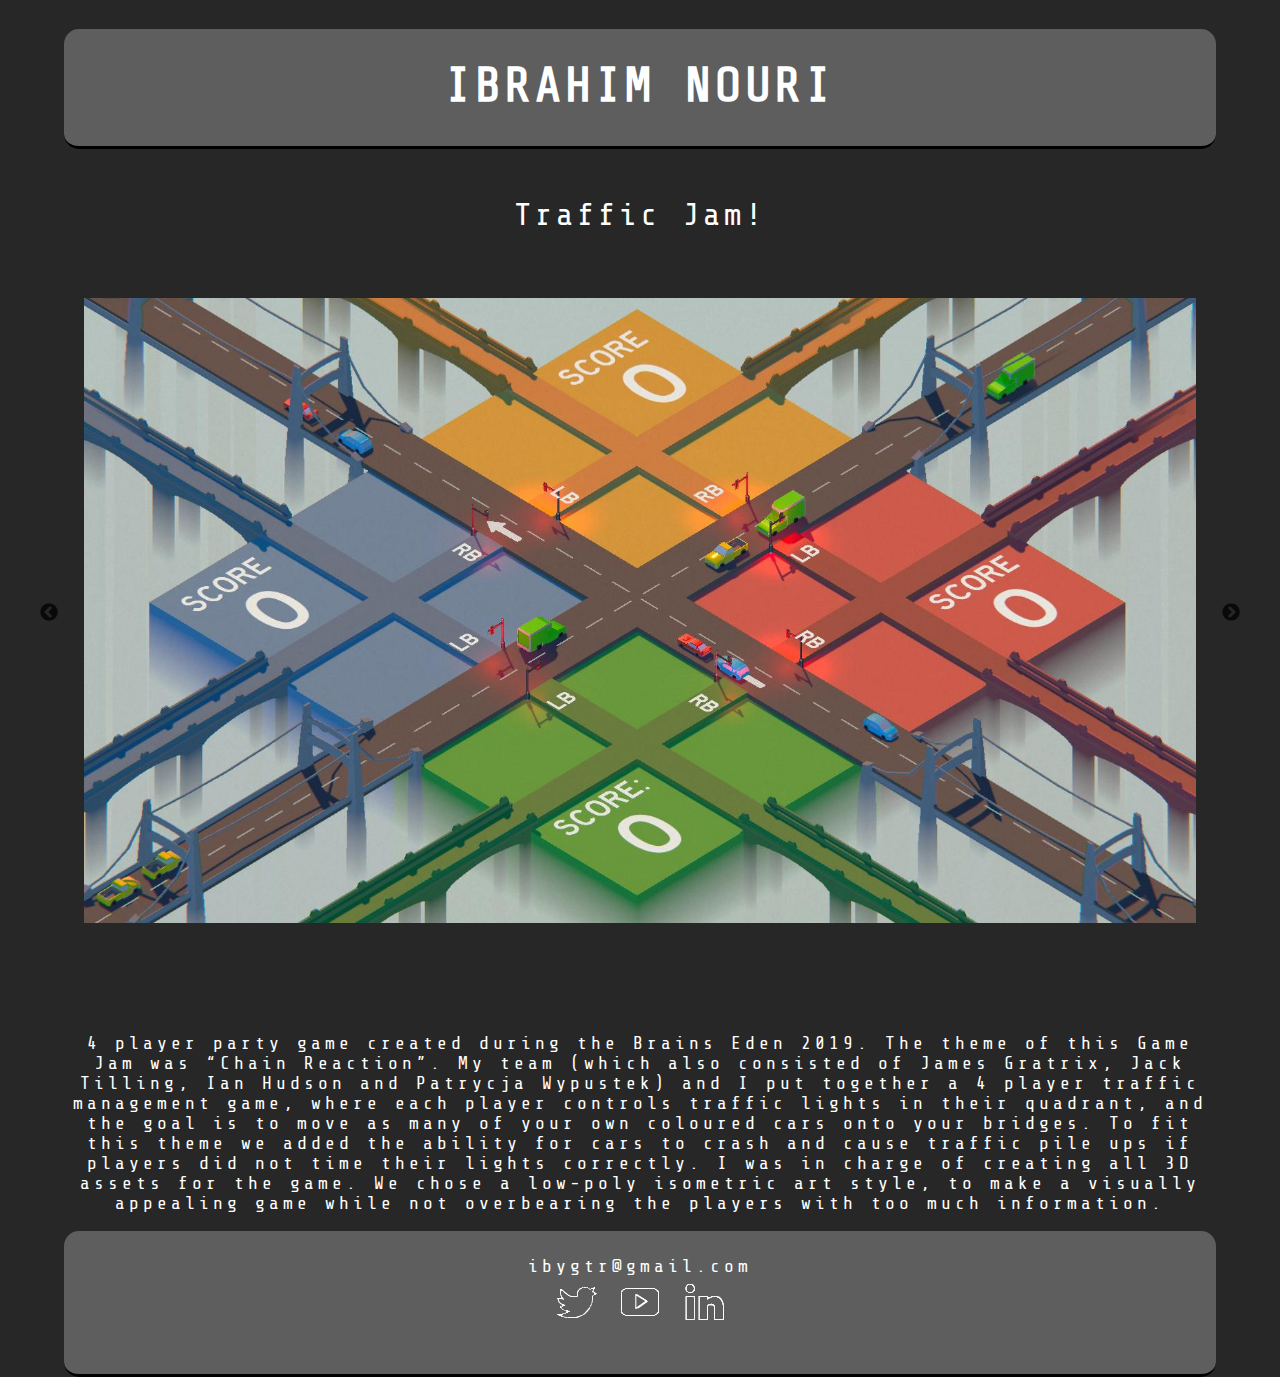
<file: traffic.html>
<!doctype html>
<html>
<head>
<link href="https://fonts.googleapis.com/css?family=Share+Tech+Mono&display=swap" rel="stylesheet">
<meta charset="utf-8">
<meta http-equiv="X-UA-Compatible" content="IE=edge">
<meta name="viewport" content="width=device-width, initial-scale=1">
<title>Traffic Jam!</title>
<link href="css/simpleGridTemplate.css" rel="stylesheet" type="text/css">
<link href="css/imageResizer.css" rel="stylesheet" type="text/css">
<link rel="stylesheet" type="text/css" href="slick-1.8.1/slick/slick.css"/>
<link rel="stylesheet" type="text/css" href="slick-1.8.1/slick/slick-theme.css"/>
<style type="text/css">
body {
	<!--background-color: #272727;-->
}
body,td,th {
	font-family: 'Share Tech Mono', monospace;
	font-style: normal;
	font-weight: 400;
	font-size: 18px;
}
	    * {
      box-sizing: border-box;
    }
    .slider {
        width: 100%;
        margin: 10px auto;
    }
    .slick-slide {
      margin: 0px 20px;
    }
    .slick-slide img {
      width: 100%;
    }
    .slick-prev:before,
    .slick-next:before {
      color: black;
    }
    .slick-slide {
      transition: all ease-in-out .3s;
      opacity: .2;
    }
    
    .slick-active {
      opacity: .5;
    }
    .slick-current {
      opacity: 1;
    }
</style>
<!--The following script tag downloads a font from the Adobe Edge Web Fonts server for use within the web page. We recommend that you do not modify it.-->
<script>var __adobewebfontsappname__="dreamweaver"</script>
<!--<script src="http://use.edgefonts.net/share-regular:n4:default.js" type="text/javascript"></script>-->

</head>
<body>
<!-- Main Container -->
<div class="container"> 
  <!-- Header -->
  <header class="header">
    <h4 class="logo"><a href="index.html" style="text-decoration:none"><font size = "+4" style="color: #FFFFFF">IBRAHIM NOURI</font></a></h4>
  </header>
  <!-- Hero Section -->
	<div class="column">
      <p><font size = "+3" class="hero_header">Traffic Jam!</font></p>
    </div>
	  <section class="lazy slider" data-sizes="50vw">
    <div>
      <img data-lazy="images/TJ/TJ_02.jpg" data-sizes="100vw"class="slider-image">
    </div>
   <div>
      <img data-lazy="images/TJ/TJ_01.png" data-sizes="100vw"class="slider-image">
    </div>
	   
  </section>
		<div class="column">
      <p><font size = "+1" class="hero_header">4 player party game created during the Brains Eden 2019. The theme of this Game Jam was “Chain Reaction”. My team (which also consisted of James Gratrix, Jack Tilling, Ian Hudson and Patrycja Wypustek) and I put together a 4 player traffic management game, where each player controls traffic lights in their quadrant, and the goal is to move as many of your own coloured cars onto your bridges. To fit this theme we added the ability for cars to crash and cause traffic pile ups if players did not time their lights correctly. I was in charge of creating all 3D assets for the game. We chose a low-poly isometric art style, to make a visually appealing game while not overbearing the players with too much information.</font></p>
    </div>	
  </section>
  <!-- Stats Gallery Section -->

  <!-- Footer Section -->
  <footer id="contact">
    <p class="hero_header">ibygtr@gmail.com</p>
    	<a href="https://twitter.com/ibynouri"><img src="images\Index\tl.png" alt="" width="54" height="54" class=""></a>
		<a href="https://www.youtube.com/channel/UCn9wmeyy3Or0uhLxrihJpBQ"><img src="images\Index\yl.png" alt="" width="54" height="54" class=""></a>
		<a href="https://www.linkedin.com/in/ibrahim-nouri/"><img src="images\Index\ll.png" alt="" width="54" height="54" class=""></a>
  </footer>
  <!-- Copyrights Section -->
  <!-- //<div class="copyright">&copy;2019 - <strong>Ibrahim Nouri</strong></div> -->
</div>
<!-- Main Container Ends -->

<script src="https://code.jquery.com/jquery-2.2.0.min.js" type="text/javascript"></script>
  <script src="./slick-1.8.1/slick/slick.js" type="text/javascript" charset="utf-8"></script>
  <script type="text/javascript">
    $(document).on('ready', function() {
      $(".vertical-center-4").slick({
        dots: true,
        vertical: true,
        centerMode: true,
        slidesToShow: 4,
        slidesToScroll: 2
      });
      $(".vertical-center-3").slick({
        dots: true,
        vertical: true,
        centerMode: true,
        slidesToShow: 4,
        slidesToScroll: 4
      });
      $(".vertical-center-2").slick({
        dots: true,
        vertical: true,
        centerMode: true,
        slidesToShow: 2,
        slidesToScroll: 2
      });
      $(".vertical-center").slick({
        dots: true,
        vertical: true,
        centerMode: true,
      });
      $(".vertical").slick({
        dots: true,
        vertical: true,
        slidesToShow: 4,
        slidesToScroll: 4
      });
      $(".regular").slick({
        dots: true,
        infinite: true,
        slidesToShow: 4,
        slidesToScroll: 4
      });
      $(".center").slick({
        dots: true,
        infinite: true,
        centerMode: true,
        slidesToShow: 5,
        slidesToScroll: 4
      });
      $(".variable").slick({
        dots: true,
        infinite: true,
        variableWidth: true
      });
      $(".lazy").slick({
        lazyLoad: 'ondemand', // ondemand progressive anticipated
        infinite: true
      });
    });
</script>
</body>
</html>
</file>
<file: css/Skeleton-2.0.4/css/skeleton.css>
/*
* Skeleton V2.0.4
* Copyright 2014, Dave Gamache
* www.getskeleton.com
* Free to use under the MIT license.
* http://www.opensource.org/licenses/mit-license.php
* 12/29/2014
*/


/* Table of contents
––––––––––––––––––––––––––––––––––––––––––––––––––
- Grid
- Base Styles
- Typography
- Links
- Buttons
- Forms
- Lists
- Code
- Tables
- Spacing
- Utilities
- Clearing
- Media Queries
*/


/* Grid
–––––––––––––––––––––––––––––––––––––––––––––––––– */
.container {
  position: relative;
  width: 100%;
  max-width: 960px;
  margin: 0 auto;
  padding: 0 20px;
  box-sizing: border-box; }
.column,
.columns {
  width: 100%;
  float: left;
  box-sizing: border-box; }

/* For devices larger than 400px */
@media (min-width: 400px) {
  .container {
    width: 85%;
    padding: 0; }
}

/* For devices larger than 550px */
@media (min-width: 550px) {
  .container {
    width: 80%; }
  .column,
  .columns {
    margin-left: 4%; }
  .column:first-child,
  .columns:first-child {
    margin-left: 0; }

  .one.column,
  .one.columns                    { width: 4.66666666667%; }
  .two.columns                    { width: 13.3333333333%; }
  .three.columns                  { width: 22%;            }
  .four.columns                   { width: 30.6666666667%; }
  .five.columns                   { width: 39.3333333333%; }
  .six.columns                    { width: 48%;            }
  .seven.columns                  { width: 56.6666666667%; }
  .eight.columns                  { width: 65.3333333333%; }
  .nine.columns                   { width: 74.0%;          }
  .ten.columns                    { width: 82.6666666667%; }
  .eleven.columns                 { width: 91.3333333333%; }
  .twelve.columns                 { width: 100%; margin-left: 0; }

  .one-third.column               { width: 30.6666666667%; }
  .two-thirds.column              { width: 65.3333333333%; }

  .one-half.column                { width: 48%; }

  /* Offsets */
  .offset-by-one.column,
  .offset-by-one.columns          { margin-left: 8.66666666667%; }
  .offset-by-two.column,
  .offset-by-two.columns          { margin-left: 17.3333333333%; }
  .offset-by-three.column,
  .offset-by-three.columns        { margin-left: 26%;            }
  .offset-by-four.column,
  .offset-by-four.columns         { margin-left: 34.6666666667%; }
  .offset-by-five.column,
  .offset-by-five.columns         { margin-left: 43.3333333333%; }
  .offset-by-six.column,
  .offset-by-six.columns          { margin-left: 52%;            }
  .offset-by-seven.column,
  .offset-by-seven.columns        { margin-left: 60.6666666667%; }
  .offset-by-eight.column,
  .offset-by-eight.columns        { margin-left: 69.3333333333%; }
  .offset-by-nine.column,
  .offset-by-nine.columns         { margin-left: 78.0%;          }
  .offset-by-ten.column,
  .offset-by-ten.columns          { margin-left: 86.6666666667%; }
  .offset-by-eleven.column,
  .offset-by-eleven.columns       { margin-left: 95.3333333333%; }

  .offset-by-one-third.column,
  .offset-by-one-third.columns    { margin-left: 34.6666666667%; }
  .offset-by-two-thirds.column,
  .offset-by-two-thirds.columns   { margin-left: 69.3333333333%; }

  .offset-by-one-half.column,
  .offset-by-one-half.columns     { margin-left: 52%; }

}


/* Base Styles
–––––––––––––––––––––––––––––––––––––––––––––––––– */
/* NOTE
html is set to 62.5% so that all the REM measurements throughout Skeleton
are based on 10px sizing. So basically 1.5rem = 15px :) */
html {
  font-size: 62.5%; }
body {
  font-size: 1.5em; /* currently ems cause chrome bug misinterpreting rems on body element */
  line-height: 1.6;
  font-weight: 400;
  font-family: "Raleway", "HelveticaNeue", "Helvetica Neue", Helvetica, Arial, sans-serif;
  color: #222; }


/* Typography
–––––––––––––––––––––––––––––––––––––––––––––––––– */
h1, h2, h3, h4, h5, h6 {
  margin-top: 0;
  margin-bottom: 2rem;
  font-weight: 300; }
h1 { font-size: 4.0rem; line-height: 1.2;  letter-spacing: -.1rem;}
h2 { font-size: 3.6rem; line-height: 1.25; letter-spacing: -.1rem; }
h3 { font-size: 3.0rem; line-height: 1.3;  letter-spacing: -.1rem; }
h4 { font-size: 2.4rem; line-height: 1.35; letter-spacing: -.08rem; }
h5 { font-size: 1.8rem; line-height: 1.5;  letter-spacing: -.05rem; }
h6 { font-size: 1.5rem; line-height: 1.6;  letter-spacing: 0; }

/* Larger than phablet */
@media (min-width: 550px) {
  h1 { font-size: 5.0rem; }
  h2 { font-size: 4.2rem; }
  h3 { font-size: 3.6rem; }
  h4 { font-size: 3.0rem; }
  h5 { font-size: 2.4rem; }
  h6 { font-size: 1.5rem; }
}

p {
  margin-top: 0; }


/* Links
–––––––––––––––––––––––––––––––––––––––––––––––––– */
a {
  color: #1EAEDB; }
a:hover {
  color: #0FA0CE; }


/* Buttons
–––––––––––––––––––––––––––––––––––––––––––––––––– */
.button,
button,
input[type="submit"],
input[type="reset"],
input[type="button"] {
  display: inline-block;
  height: 38px;
  padding: 0 30px;
  color: #555;
  text-align: center;
  font-size: 11px;
  font-weight: 600;
  line-height: 38px;
  letter-spacing: .1rem;
  text-transform: uppercase;
  text-decoration: none;
  white-space: nowrap;
  background-color: transparent;
  border-radius: 4px;
  border: 1px solid #bbb;
  cursor: pointer;
  box-sizing: border-box; }
.button:hover,
button:hover,
input[type="submit"]:hover,
input[type="reset"]:hover,
input[type="button"]:hover,
.button:focus,
button:focus,
input[type="submit"]:focus,
input[type="reset"]:focus,
input[type="button"]:focus {
  color: #333;
  border-color: #888;
  outline: 0; }
.button.button-primary,
button.button-primary,
input[type="submit"].button-primary,
input[type="reset"].button-primary,
input[type="button"].button-primary {
  color: #FFF;
  background-color: #33C3F0;
  border-color: #33C3F0; }
.button.button-primary:hover,
button.button-primary:hover,
input[type="submit"].button-primary:hover,
input[type="reset"].button-primary:hover,
input[type="button"].button-primary:hover,
.button.button-primary:focus,
button.button-primary:focus,
input[type="submit"].button-primary:focus,
input[type="reset"].button-primary:focus,
input[type="button"].button-primary:focus {
  color: #FFF;
  background-color: #1EAEDB;
  border-color: #1EAEDB; }


/* Forms
–––––––––––––––––––––––––––––––––––––––––––––––––– */
input[type="email"],
input[type="number"],
input[type="search"],
input[type="text"],
input[type="tel"],
input[type="url"],
input[type="password"],
textarea,
select {
  height: 38px;
  padding: 6px 10px; /* The 6px vertically centers text on FF, ignored by Webkit */
  background-color: #fff;
  border: 1px solid #D1D1D1;
  border-radius: 4px;
  box-shadow: none;
  box-sizing: border-box; }
/* Removes awkward default styles on some inputs for iOS */
input[type="email"],
input[type="number"],
input[type="search"],
input[type="text"],
input[type="tel"],
input[type="url"],
input[type="password"],
textarea {
  -webkit-appearance: none;
     -moz-appearance: none;
          appearance: none; }
textarea {
  min-height: 65px;
  padding-top: 6px;
  padding-bottom: 6px; }
input[type="email"]:focus,
input[type="number"]:focus,
input[type="search"]:focus,
input[type="text"]:focus,
input[type="tel"]:focus,
input[type="url"]:focus,
input[type="password"]:focus,
textarea:focus,
select:focus {
  border: 1px solid #33C3F0;
  outline: 0; }
label,
legend {
  display: block;
  margin-bottom: .5rem;
  font-weight: 600; }
fieldset {
  padding: 0;
  border-width: 0; }
input[type="checkbox"],
input[type="radio"] {
  display: inline; }
label > .label-body {
  display: inline-block;
  margin-left: .5rem;
  font-weight: normal; }


/* Lists
–––––––––––––––––––––––––––––––––––––––––––––––––– */
ul {
  list-style: circle inside; }
ol {
  list-style: decimal inside; }
ol, ul {
  padding-left: 0;
  margin-top: 0; }
ul ul,
ul ol,
ol ol,
ol ul {
  margin: 1.5rem 0 1.5rem 3rem;
  font-size: 90%; }
li {
  margin-bottom: 1rem; }


/* Code
–––––––––––––––––––––––––––––––––––––––––––––––––– */
code {
  padding: .2rem .5rem;
  margin: 0 .2rem;
  font-size: 90%;
  white-space: nowrap;
  background: #F1F1F1;
  border: 1px solid #E1E1E1;
  border-radius: 4px; }
pre > code {
  display: block;
  padding: 1rem 1.5rem;
  white-space: pre; }


/* Tables
–––––––––––––––––––––––––––––––––––––––––––––––––– */
th,
td {
  padding: 12px 15px;
  text-align: left;
  border-bottom: 1px solid #E1E1E1; }
th:first-child,
td:first-child {
  padding-left: 0; }
th:last-child,
td:last-child {
  padding-right: 0; }


/* Spacing
–––––––––––––––––––––––––––––––––––––––––––––––––– */
button,
.button {
  margin-bottom: 1rem; }
input,
textarea,
select,
fieldset {
  margin-bottom: 1.5rem; }
pre,
blockquote,
dl,
figure,
table,
p,
ul,
ol,
form {
  margin-bottom: 2.5rem; }


/* Utilities
–––––––––––––––––––––––––––––––––––––––––––––––––– */
.u-full-width {
  width: 100%;
  box-sizing: border-box; }
.u-max-full-width {
  max-width: 100%;
  box-sizing: border-box; }
.u-pull-right {
  float: right; }
.u-pull-left {
  float: left; }


/* Misc
–––––––––––––––––––––––––––––––––––––––––––––––––– */
hr {
  margin-top: 3rem;
  margin-bottom: 3.5rem;
  border-width: 0;
  border-top: 1px solid #E1E1E1; }


/* Clearing
–––––––––––––––––––––––––––––––––––––––––––––––––– */

/* Self Clearing Goodness */
.container:after,
.row:after,
.u-cf {
  content: "";
  display: table;
  clear: both; }


/* Media Queries
–––––––––––––––––––––––––––––––––––––––––––––––––– */
/*
Note: The best way to structure the use of media queries is to create the queries
near the relevant code. For example, if you wanted to change the styles for buttons
on small devices, paste the mobile query code up in the buttons section and style it
there.
*/


/* Larger than mobile */
@media (min-width: 400px) {}

/* Larger than phablet (also point when grid becomes active) */
@media (min-width: 550px) {}

/* Larger than tablet */
@media (min-width: 750px) {}

/* Larger than desktop */
@media (min-width: 1000px) {}

/* Larger than Desktop HD */
@media (min-width: 1200px) {}
</file>
<file: css/simpleGridTemplate.css>
@charset "UTF-8";
/* Body */
body {
	font-family: Calibri, "Hoefler Text", "Liberation Serif", Times, "Times New Roman", serif;
	background-color: #272727;
	margin: 0;
}
/* Container */
.container {
	width: 90%;
	margin-left: auto;
	margin-right: auto;
	background-color: #272727;
}
/* Header */
header {
	width: 100%;
	height: 8%;
	background-color: #5D5E5D;
	border-bottom: 3px solid #000000;
	border-radius: 15px;
}
.logo {
	color: #FFFFFF;
	font-weight: bold;
	margin-left: auto;
	letter-spacing: 4px;
	margin-right: auto;
	text-align: center;
	padding-top: 35px;
	line-height: 2em;
	font-size: 22px;
}
.hero_header {
	color: #FFFFFF;
	text-align: center;
	margin: 0;
	letter-spacing: 4px;
}
/* About Section */
.text_column {
	width: 90%;
	text-align: left;
	font-weight: lighter;
	line-height: 25px;
	float: left;
	padding-left: 20px;
	padding-right: 20px;
	color: #A3A3A3;
}
.gallery {
	clear: both;
	display: inline-block;
	width: 100%;
	background-color: #272727;
	/* [disabled]min-width: 400px;
*/
	padding-bottom: 35px;
	padding-top: 0px;
	margin-top: -5px;
	margin-bottom: 0px;
}
.thumbnail {
	width: 23%;
	text-align: center;
	float: left;
	margin-top: 3px;
	background-color: #5D5E5D;
	padding-bottom: 20px;
	margin-left: 1%;
	margin-right: 1%;
	border-radius: 15px;
	padding-top: 30px;
	border-bottom: 4px solid #272727;
}
.gallery .thumbnail h4 {
	margin-top: 5px;
	margin-bottom: 5px;
	color: #FFFFFF;
	text-align: center;
	padding-left: 20px;
	padding-right: 20px;
}
.gallery .thumbnail p {
	margin: 0;
	color: #B3B3B3;
	text-align: center;
	padding-left: 20px;
}
/* More info */
.intro {
	background-color: #272727;
	padding-bottom: 3px;
}
.column {
	width: 100%;
	text-align: center;
	padding-top: 30px;
	padding-bottom: 
	float: left;
}
.column2 {
	text-align: center;
	padding-top: 30px;
	width: 30%;
	height: auto;
}
.intro .column h3 {
	color: #FFFFFF;
	text-align: center;
}
.intro .column p {
	color: #FFFFFF;
	
}
.cards {
	width: 100%;
	height: auto;
	max-width: 400px;
	max-height: 200px;
	opacity: 0.8;
}
.intro .column p {
	padding-left: 0px;
	padding-right: 0px;
	text-align: center;
	font-weight: lighter;
	margin-left: 0px;
	margin-right: 0px;
	width: 100%;
	margin-top: 0%;
}
.intro .column2 p {
	padding-right: 0px;
	text-align: center;
	line-height: 35px;
	font-weight: lighter;
	width: 50%;
	margin-top: 4%;
}
.slideshow {
	text-align: center;
	font-weight: lighter;
	min-height: 480px;
	max-height: none;
}
.button {
	width: 200px;
	margin-top: 40px;
	margin-right: auto;
	margin-bottom: auto;
	margin-left: auto;
	padding-top: 20px;
	padding-right: 10px;
	padding-bottom: 20px;
	padding-left: 10px;
	text-align: center;
	vertical-align: middle;
	border-radius: 0px;
	text-transform: uppercase;
	font-weight: bold;
	letter-spacing: 2px;
	border: 3px solid #FFFFFF;
	color: #FFFFFF;
	transition: all 0.3s linear;
}
.button:hover {
	background-color: #6DC7D0;
	color: #FFFFFF;
	cursor: pointer;
}
.copyright {
	text-align: center;
	padding-top: 20px;
	padding-bottom: 20px;
	background-color: #717070;
	color: #FFFFFF;
	text-transform: uppercase;
	font-weight: lighter;
	letter-spacing: 2px;
	border-top-width: 2px;
}
footer {
	background-color: #5D5E5D;
	padding-top: 25px;
	padding-bottom: 40PX;
	text-align: center;
	border-radius: 15px;
	border-bottom: 3px solid #000000;
}
.intro {
	display: inline-block;
	background-color: #272727;
}
.profile {
	width: 50%;
}
.gallery .thumbnail .tag {
	color: #C8C8C8;
	padding-bottom: 4px;
	padding-top: 4px;
	text-align: center;
	padding-left: 20px;
	padding-right: 20px;
}

/* Mobile */
@media (max-width: 320px) {
.logo {
	width: 100%;
	text-align: center;
	margin-top: 13px;
	margin-right: 0px;
	margin-bottom: 0px;
	margin-left: 0px;
}
.text_column {
	width: 100%;
	text-align: justify;
	padding: 0;
}
.intro .column p {
	width: 80%;
	margin-left: 0px;
}
.text_column {
	padding-left: 20px;
}
.thumbnail {
	width: 100%;
}
.column {
	width: 100%;
	margin-top: 0px;
}
.hero_header {
	padding-left: 10px;
	padding-right: 10px;
	line-height: 22px;
	text-align: center;
}
	.sketchfab {
		align-content: center;
		padding-left: 50px;
		margin-left: 50px;
		width: 80%;
	}
}

/* Small Tablets */
@media (min-width: 321px)and (max-width: 767px) {
.logo {
	width: 100%;
	text-align: center;
	margin-top: 13px;
	margin-right: 0px;
	margin-bottom: 0px;
	margin-left: 0px;
}
.text_column {
	width: 100%;
	text-align: left;
	padding: 0;
}
.thumbnail {
	width: 100%;
}
.column {
	width: 100%;
	margin-top: 0px;
}
.thumbnail {
	width: 100%;
}
.text_column {
	padding-left: 20px;
	padding-right: 20px;
	width: 90%;
}
.column {
	width: 100%;
	margin-left: 0px;
	margin-right: 0px;
}
.profile {
	width: 100%;
}
.intro .column p {
	width: 90%;
	text-align: center;
	padding-left: 0px;
}
.sketchfab {
}

}

/* Small Desktops */
@media (min-width: 768px) and (max-width: 1096px) {
.text_column {
	width: 100%;
}
.thumbnail {
	width: 48%;
}
.text_column {
	width: 90%;
	margin: 0;
	padding: 20px;
}
.intro .column p {
	width: 80%;
}
}
.sketchfab {
}
</file>
<file: css/imageResizer.css>
.slider-image {
		height:720px;
		width:100%;
		object-fit: contain;
	}
</file>
